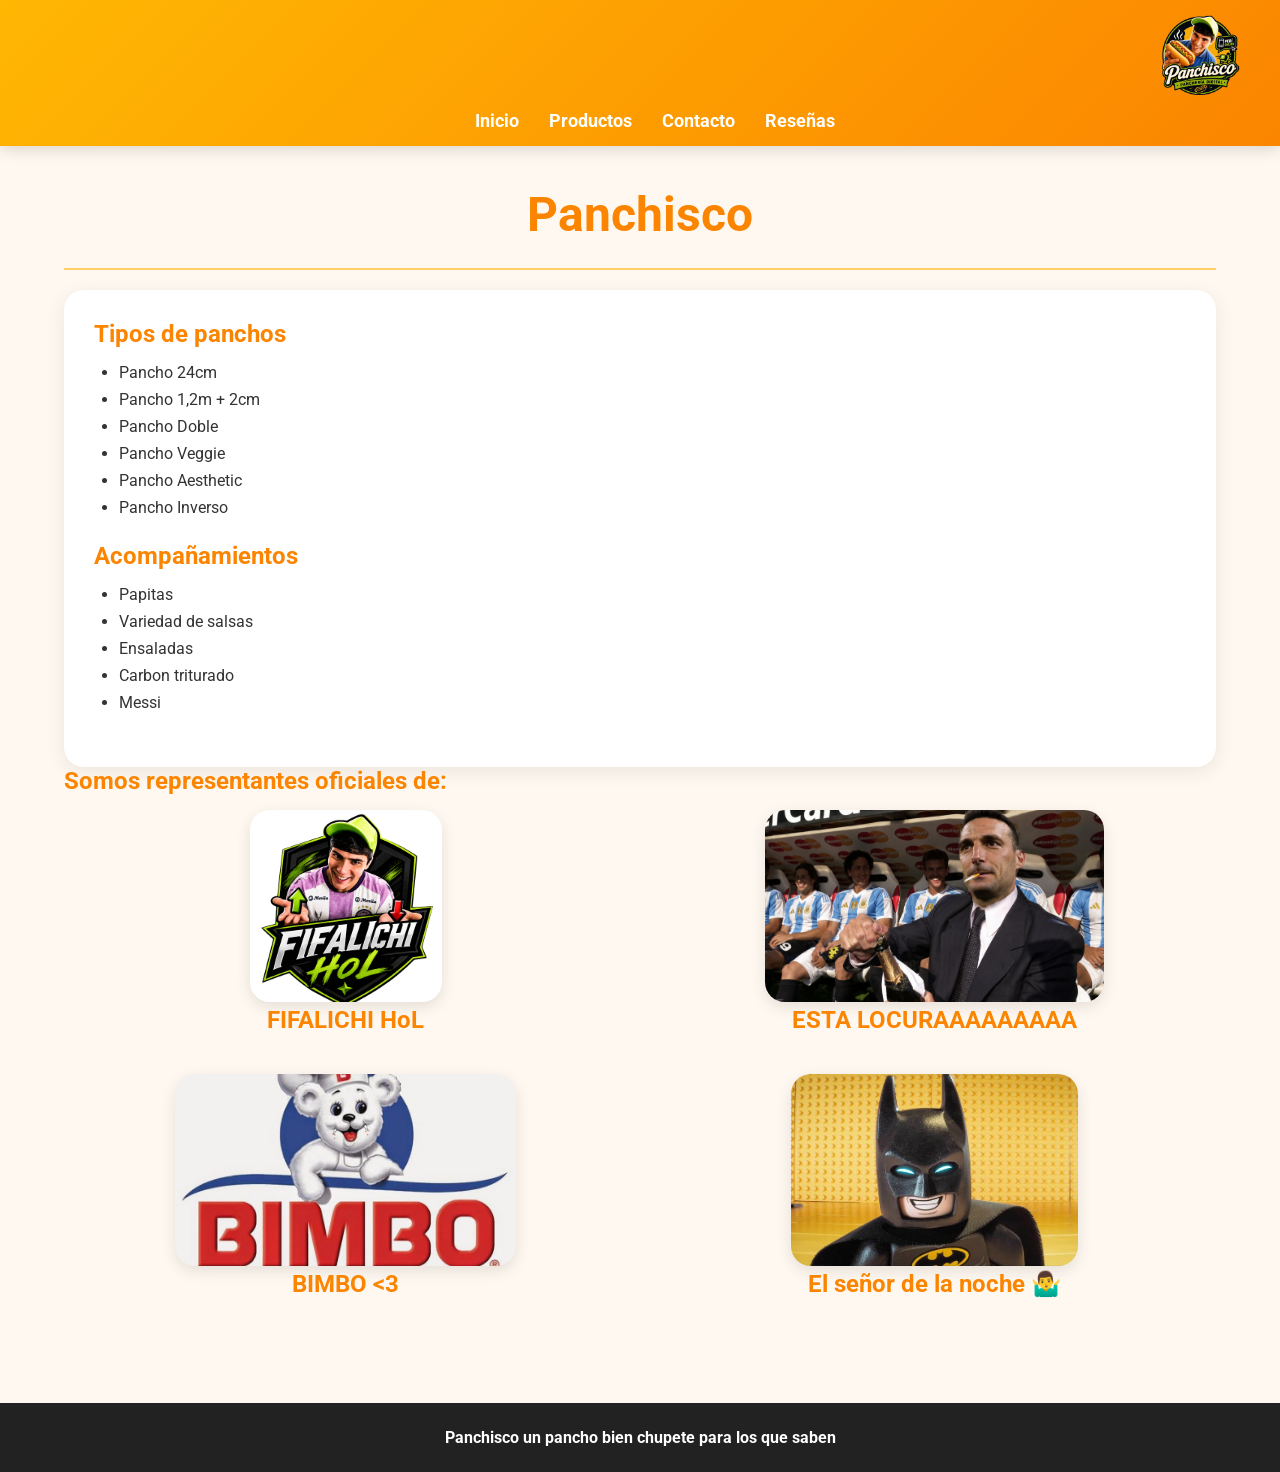
<file: index.html>
<!DOCTYPE html>
<html lang="es">
<head>
	<meta charset="UTF-8">
	<meta http-equiv="X-UA-Compatible" content="IE=edge">
	<meta name="viewport" content="width=device-width, initial-scale=1.0">
	<title>Panchisco</title>
	<link rel="stylesheet" href="css/style.css">
	<link href="https://fonts.googleapis.com/css2?family=Roboto:wght@400;700&display=swap" rel="stylesheet">
</head>
<body>
	<header>
		<div class="prenav">
			<img src="./img/PANCHISCO-logo.png" >
			<hr>
			</div>
		<nav>
			<ul>
				<li></li>
				<li><a href="index.html">Inicio</a></li>
				<li><a href="productos.html">Productos</a></li>
				<li><a href="contacto.html">Contacto</a></li>
				<li><a href="resenas.html">Reseñas</a></li>
				
			</ul>
		</nav>
	</header>
	<main>
		<h1>Panchisco</h1>
		<hr>
		<section>
			<div class="index-content">
				<h2>Tipos de panchos</h2>
				<ul>
                    <li>Pancho 24cm</li>
                    <li>Pancho 1,2m + 2cm</li>
                    <li>Pancho Doble</li>
                    <li>Pancho Veggie</li>
                    <li>Pancho Aesthetic</li>
					<li>Pancho Inverso</li>
				</ul>
				<h2>Acompañamientos</h2>
				<ul>
                    <li>Papitas</li>
                    <li>Variedad de salsas</li>
                    <li>Ensaladas</li>
                    <li>Carbon triturado</li>
                    <li>Messi</li>
				</ul>

			</div>
		</section>
		<section>
			<h2>Somos representantes oficiales de:</h2>
			<div class="marcas">
				<div>
					<img id="fifalichi" src="./img/FIFALICHI HoL.png">
					<h2>FIFALICHI HoL</h2>
				</div>
				<div>
					<img id="scaloneta" src="./img/ESTA LOCURA.png">
					<h2>ESTA LOCURAAAAAAAAA</h2>
				</div>
				<div>
					<img id="bimbo" src="./img/Bimbo.jpg">
					<h2>BIMBO <3 </h2>
				</div>
				<div>
					<img id="batman" src="./img/lego batman.jfif">
					<h2>El señor de la noche 🤷‍♂️</h2>
				</div>
				
			</div>
		</section>
	</main>
	
	<footer>
		<hr>
		<h4>Panchisco un pancho bien chupete para los que saben</h4>
	</footer>
</body>
</html>
</file>
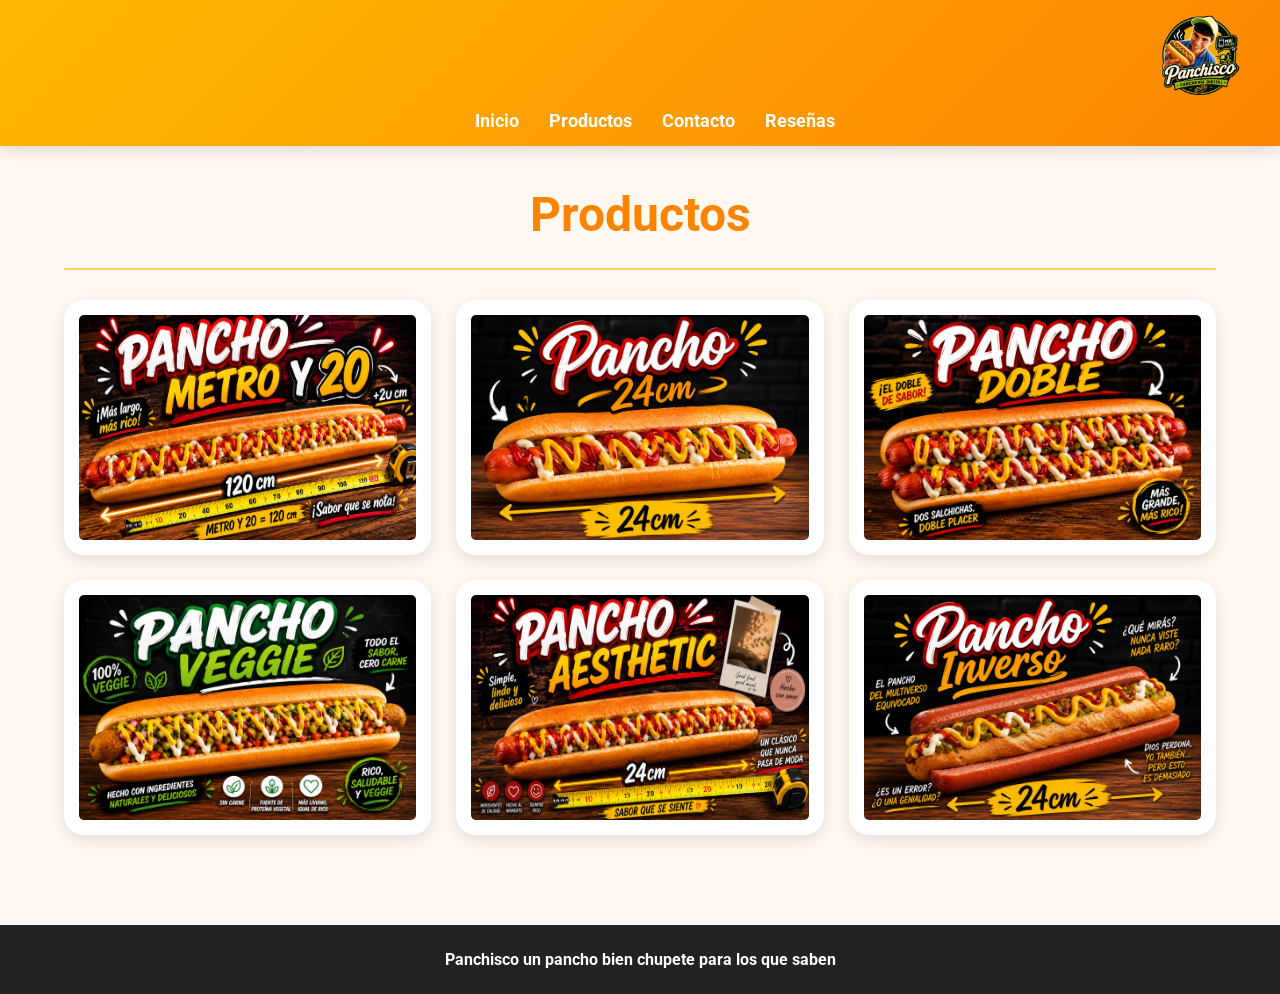
<file: productos.html>
<!DOCTYPE html>
<html lang="es">
<head>
	<meta charset="UTF-8">
	<meta http-equiv="X-UA-Compatible" content="IE=edge">
	<meta name="viewport" content="width=device-width, initial-scale=1.0">
	<title>ElDan</title>
	<link rel="stylesheet" href="css/style.css">
	<link href="https://fonts.googleapis.com/css2?family=Roboto:wght@400;700&display=swap" rel="stylesheet">
</head>
<body>
	<header>
		<div class="prenav">
			<img src="./img/PANCHISCO-logo.png" >
			<hr>
			</div>
		<nav>
			<ul>
				<li></li>
				<li><a href="index.html">Inicio</a></li>
				<li><a href="productos.html">Productos</a></li>
				<li><a href="contacto.html">Contacto</a></li>
				<li><a href="resenas.html">Reseñas</a></li>
				
			</ul>
		</nav>
	</header>
	<main>
		<h1>Productos</h1>
			<hr>
			<div class="productos">
				<img src="img/PANCHO 120.png" alt="Pancho 120">
				<img src="img/PANCHO 24.png" alt="Pancho 24">
				<img src="img/PANCHO DOBLE.png" alt="Pancho Doble">
				<img src="img/PANCHO VEGGIE.png" alt="Pancho Veggie">
				<img src="img/Pancho aesthetic.png" alt="Pancho aesthetic">
				<img src="img/Pancho inverso.png" alt="Pancho inverso">
			</div>
		</main>
	
<footer>
	<hr>
	<h4>Panchisco un pancho bien chupete para los que saben</h4>
</footer>
</body>
</html>
</file>
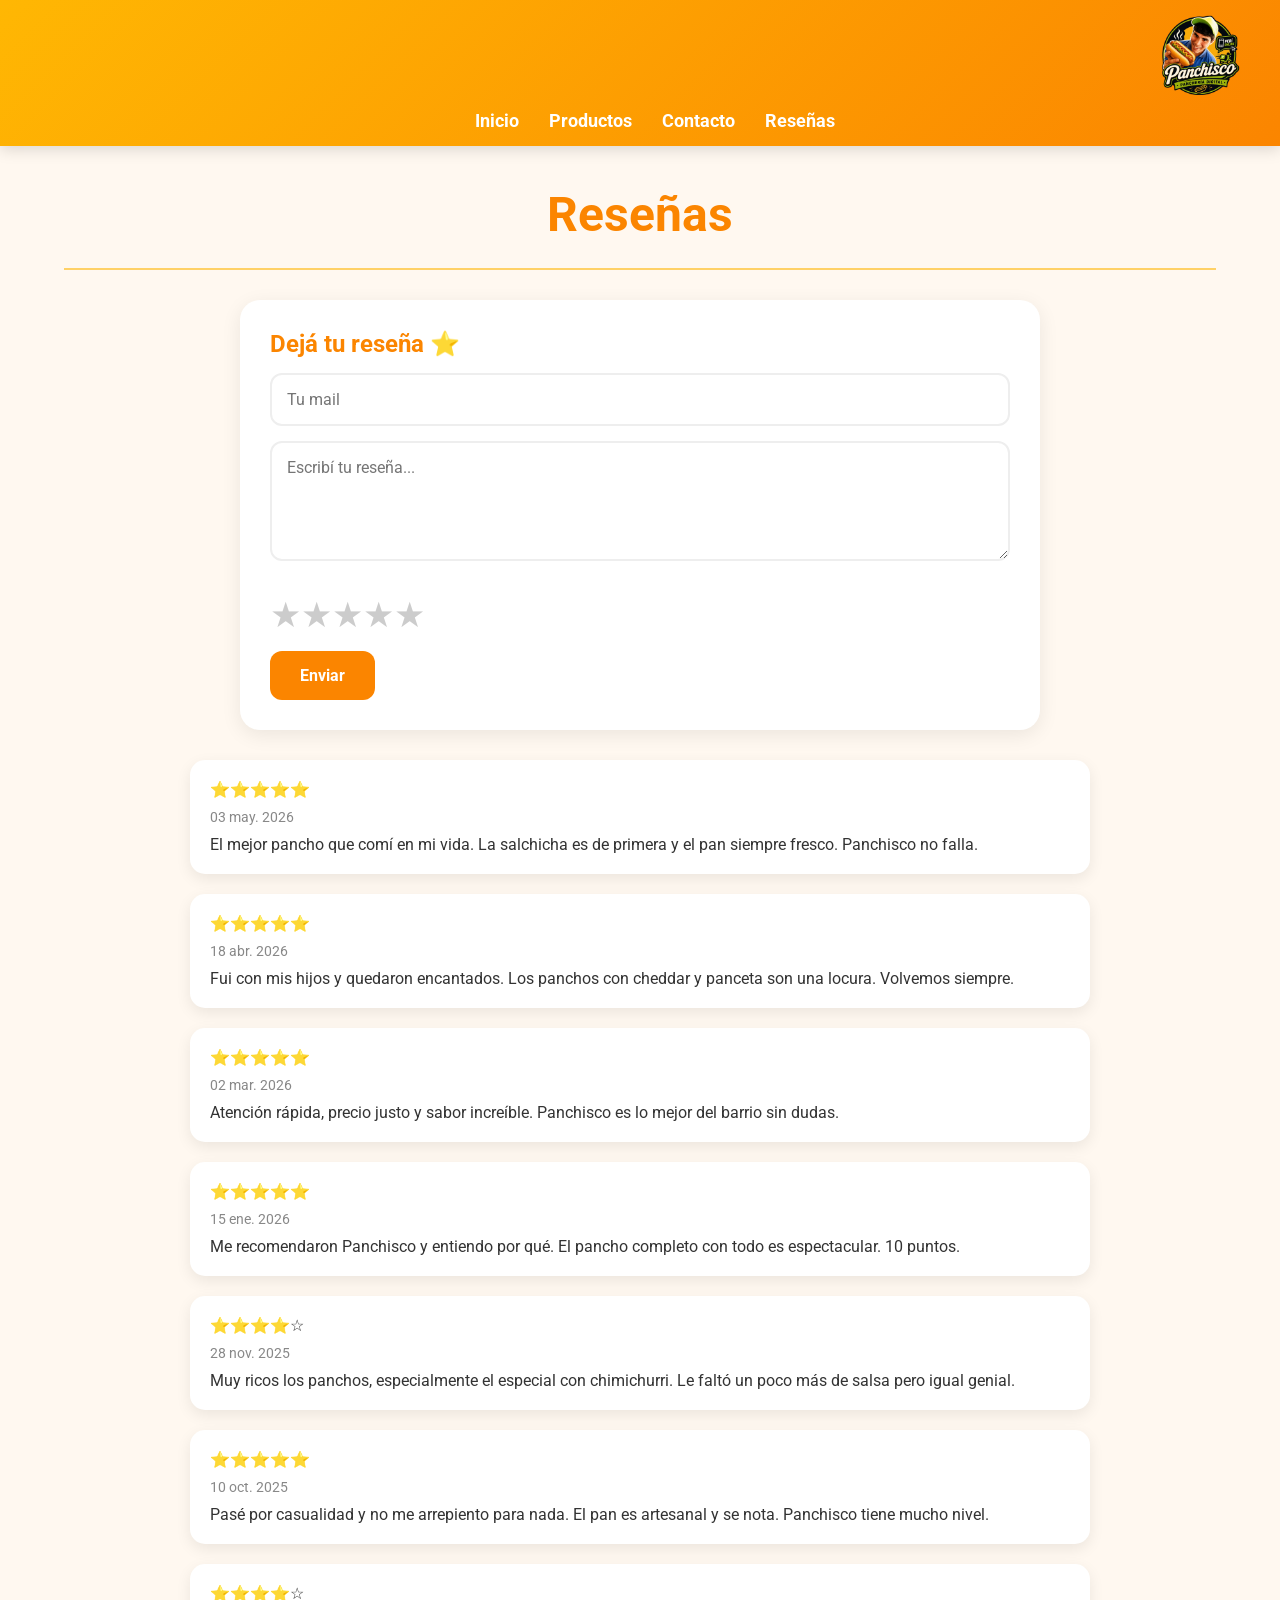
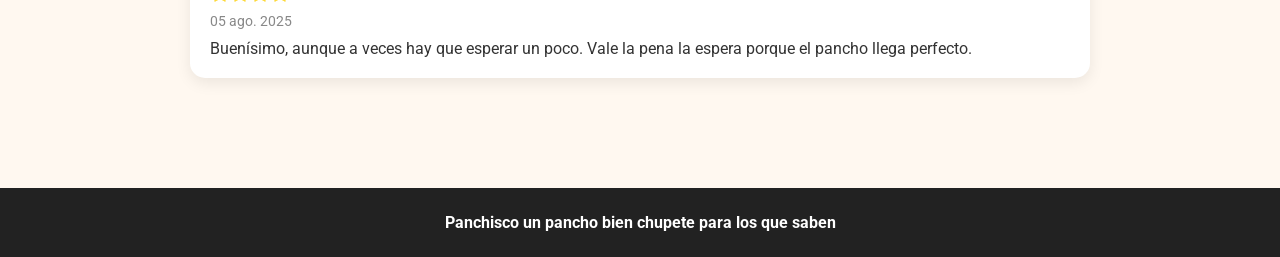
<file: resenas.html>
<!DOCTYPE html>
<html lang="es">
<head>
	<meta charset="UTF-8">
	<meta http-equiv="X-UA-Compatible" content="IE=edge">
	<meta name="viewport" content="width=device-width, initial-scale=1.0">
	<title>reseñas - Panchisco</title>
	<link rel="stylesheet" href="css/style.css">
	<link href="https://fonts.googleapis.com/css2?family=Roboto:wght@400;700&display=swap" rel="stylesheet">
</head>
<body>
	<header>
		<div class="prenav">
			<img src="./img/PANCHISCO-logo.png" >
			<hr>
			</div>
		<nav>
			<ul>
				<li></li>
				<li><a href="index.html">Inicio</a></li>
				<li><a href="productos.html">Productos</a></li>
				<li><a href="contacto.html">Contacto</a></li>
				<li><a href="resenas.html">Reseñas</a></li>
				
			</ul>
		</nav>
	</header>
	<main>
		<h1>Reseñas</h1>
			<hr>

            
            <div class="reseña-box">
            <h2>Dejá tu reseña ⭐</h2>

            <input type="email" placeholder="Tu mail" class="input-mail" id="mail">

            <textarea placeholder="Escribí tu reseña..." class="input-reseña" id="texto"></textarea>

            <div class="rating">
                <input type="radio" name="star" id="star5" value="5"><label for="star5">★</label>
                <input type="radio" name="star" id="star4" value="4"><label for="star4">★</label>
                <input type="radio" name="star" id="star3" value="3"><label for="star3">★</label>
                <input type="radio" name="star" id="star2" value="2"><label for="star2">★</label>
                <input type="radio" name="star" id="star1" value="1"><label for="star1">★</label>
            </div>

            <button onclick="enviarResena()">Enviar</button>
            </div>

			<section class="reseñas" id="lista-resenas">

				<div class="comentario">
					<p>⭐️⭐️⭐️⭐️⭐️</p>
					<div class="fecha">03 may. 2026</div>
					<p>El mejor pancho que comí en mi vida. La salchicha es de primera y el pan siempre fresco. Panchisco no falla.</p>
				</div>

				<div class="comentario">
					<p>⭐️⭐️⭐️⭐️⭐️</p>
					<div class="fecha">18 abr. 2026</div>
					<p>Fui con mis hijos y quedaron encantados. Los panchos con cheddar y panceta son una locura. Volvemos siempre.</p>
				</div>

				<div class="comentario">
					<p>⭐️⭐️⭐️⭐️⭐️</p>
					<div class="fecha">02 mar. 2026</div>
					<p>Atención rápida, precio justo y sabor increíble. Panchisco es lo mejor del barrio sin dudas.</p>
				</div>

				<div class="comentario">
					<p>⭐️⭐️⭐️⭐️⭐️</p>
					<div class="fecha">15 ene. 2026</div>
					<p>Me recomendaron Panchisco y entiendo por qué. El pancho completo con todo es espectacular. 10 puntos.</p>
				</div>

				<div class="comentario">
					<p>⭐️⭐️⭐️⭐️☆</p>
					<div class="fecha">28 nov. 2025</div>
					<p>Muy ricos los panchos, especialmente el especial con chimichurri. Le faltó un poco más de salsa pero igual genial.</p>
				</div>

				<div class="comentario">
					<p>⭐️⭐️⭐️⭐️⭐️</p>
					<div class="fecha">10 oct. 2025</div>
					<p>Pasé por casualidad y no me arrepiento para nada. El pan es artesanal y se nota. Panchisco tiene mucho nivel.</p>
				</div>

				<div class="comentario">
					<p>⭐️⭐️⭐️⭐️☆</p>
					<div class="fecha">05 ago. 2025</div>
					<p>Buenísimo, aunque a veces hay que esperar un poco. Vale la pena la espera porque el pancho llega perfecto.</p>
				</div>
			</section>		
	</main>
<footer>
	<hr>
	<h4>Panchisco un pancho bien chupete para los que saben</h4>
</footer>
<script src="script/logic.js"></script>
</body>
</html>
</file>
<file: css/style.css>
*{
    margin:0;
    padding:0;
    box-sizing:border-box;
    font-family:'Roboto',sans-serif;
}

body{
    background:#fff8f0;
    color:#333;
    min-height:100vh;
}

/*HEADER*/

header{
    background:linear-gradient(135deg,#ffb703,#fb8500);
    box-shadow:0 3px 15px rgba(0,0,0,.15);
}

.prenav{
    display:flex;
    justify-content:flex-end;
    align-items:center;
    padding:15px 40px;
}

.prenav img{
    height:80px;
    width:auto;
}

nav{
    padding-bottom:15px;
}

nav ul{
    list-style:none;
    display:flex;
    justify-content:center;
    gap:30px;
    flex-wrap:wrap;
}

nav a{
    color:white;
    font-size:18px;
    font-weight:bold;
    transition:.3s;
    text-decoration: none;
}

nav a:hover{
    color:#222;
}

/*MAIN*/

main{
    width:90%;
    max-width:1200px;
    margin:auto;
    padding:40px 0;
}

h1{
    text-align:center;
    font-size:3rem;
    color:#fb8500;
    margin-bottom:25px;
}

h2{
    color:#fb8500;
    margin-bottom:15px;
}

hr{
    border:none;
    height:2px;
    background:#ffd166;
    margin:20px 0;
}

/*INDEX*/

.index-content{
    background:white;
    padding:30px;
    border-radius:20px;
    box-shadow:0 5px 20px rgba(0,0,0,.08);
}

.index-content ul{
    margin-bottom:25px;
    padding-left:25px;
}

.index-content li{
    margin-bottom:8px;
}

.marcas{
    display:grid;
    grid-template-columns: 1fr 1fr;
    gap:25px;
    margin-top:30px;
    margin: auto;
    padding: auto;
    align-items: center;
}

.marcas div{
    height: 100%;
    margin: auto;
    padding: auto;
    text-align: center;
}

.marcas img{
    height: 12rem;
    width:auto;
    border-radius:20px;
    background:white;
    box-shadow:0 5px 15px rgba(0,0,0,.1);
    transition:.3s;    
    }

/*PRODUCTOS*/

.productos{
    display:grid;
    grid-template-columns:1fr 1fr 1fr;
    gap:25px;
    margin-top:30px;
}

.productos img{
    width:100%;
    height: 100%;
    border-radius:20px;
    background:white;
    padding:15px;
    box-shadow:0 5px 15px rgba(0,0,0,.1);
    transition:.3s;
}

.productos img:hover{
    transform:translateY(-5px);
}

/*FORMULARIO*/

form{
    max-width:700px;
    margin:auto;
    background:white;
    padding:30px;
    border-radius:20px;
    box-shadow:0 5px 20px rgba(0,0,0,.08);
}

input,
textarea{
    width:100%;
    padding:15px;
    margin-bottom:15px;
    border:2px solid #eee;
    border-radius:12px;
    font-size:16px;
}

input:focus,
textarea:focus{
    outline:none;
    border-color:#fb8500;
}

button{
    background:#fb8500;
    color:white;
    border:none;
    padding:15px 30px;
    border-radius:12px;
    font-size:16px;
    font-weight:bold;
    cursor:pointer;
    transition:.3s;
}

button:hover{
    background:#ffb703;
}

/*RESEÑAS*/

.reseña-box{
    background:white;
    max-width:800px;
    margin:30px auto;
    padding:30px;
    border-radius:20px;
    box-shadow:0 5px 20px rgba(0,0,0,.08);
}

.input-mail,
.input-reseña{
    width:100%;
}

.input-reseña{
    min-height:120px;
}

.rating{
    display:flex;
    flex-direction:row-reverse;
    justify-content:flex-end;
    margin:15px 0;
}

.rating input{
    display:none;
}

.rating label{
    font-size:35px;
    color:#ccc;
    cursor:pointer;
    transition:.2s;
}

.rating label:hover,
.rating label:hover ~ label,
.rating input:checked ~ label{
    color:#ffb703;
}

.reseñas{
    max-width:900px;
    margin:auto;
}

.comentario{
    background:white;
    padding:20px;
    border-radius:15px;
    margin-bottom:20px;
    box-shadow:0 5px 15px rgba(0,0,0,.08);
}

.fecha{
    color:#888;
    font-size:14px;
    margin:10px 0;
}

/*FOOTER*/

footer{
    background:#222;
    color:white;
    text-align:center;
    padding:25px;
    margin-top:50px;
}

footer hr{
    display:none;
}

/*RESPONSIVE*/

@media(max-width:768px){

    h1{
        font-size:2.2rem;
    }

    nav ul{
        gap:15px;
    }

    .productos, .marcas{
        display: grid;
        grid-template-columns:1fr;
    }

    .prenav{
        justify-content:center;
    }

    .prenav img{
        height:65px;
    }
}
</file>
